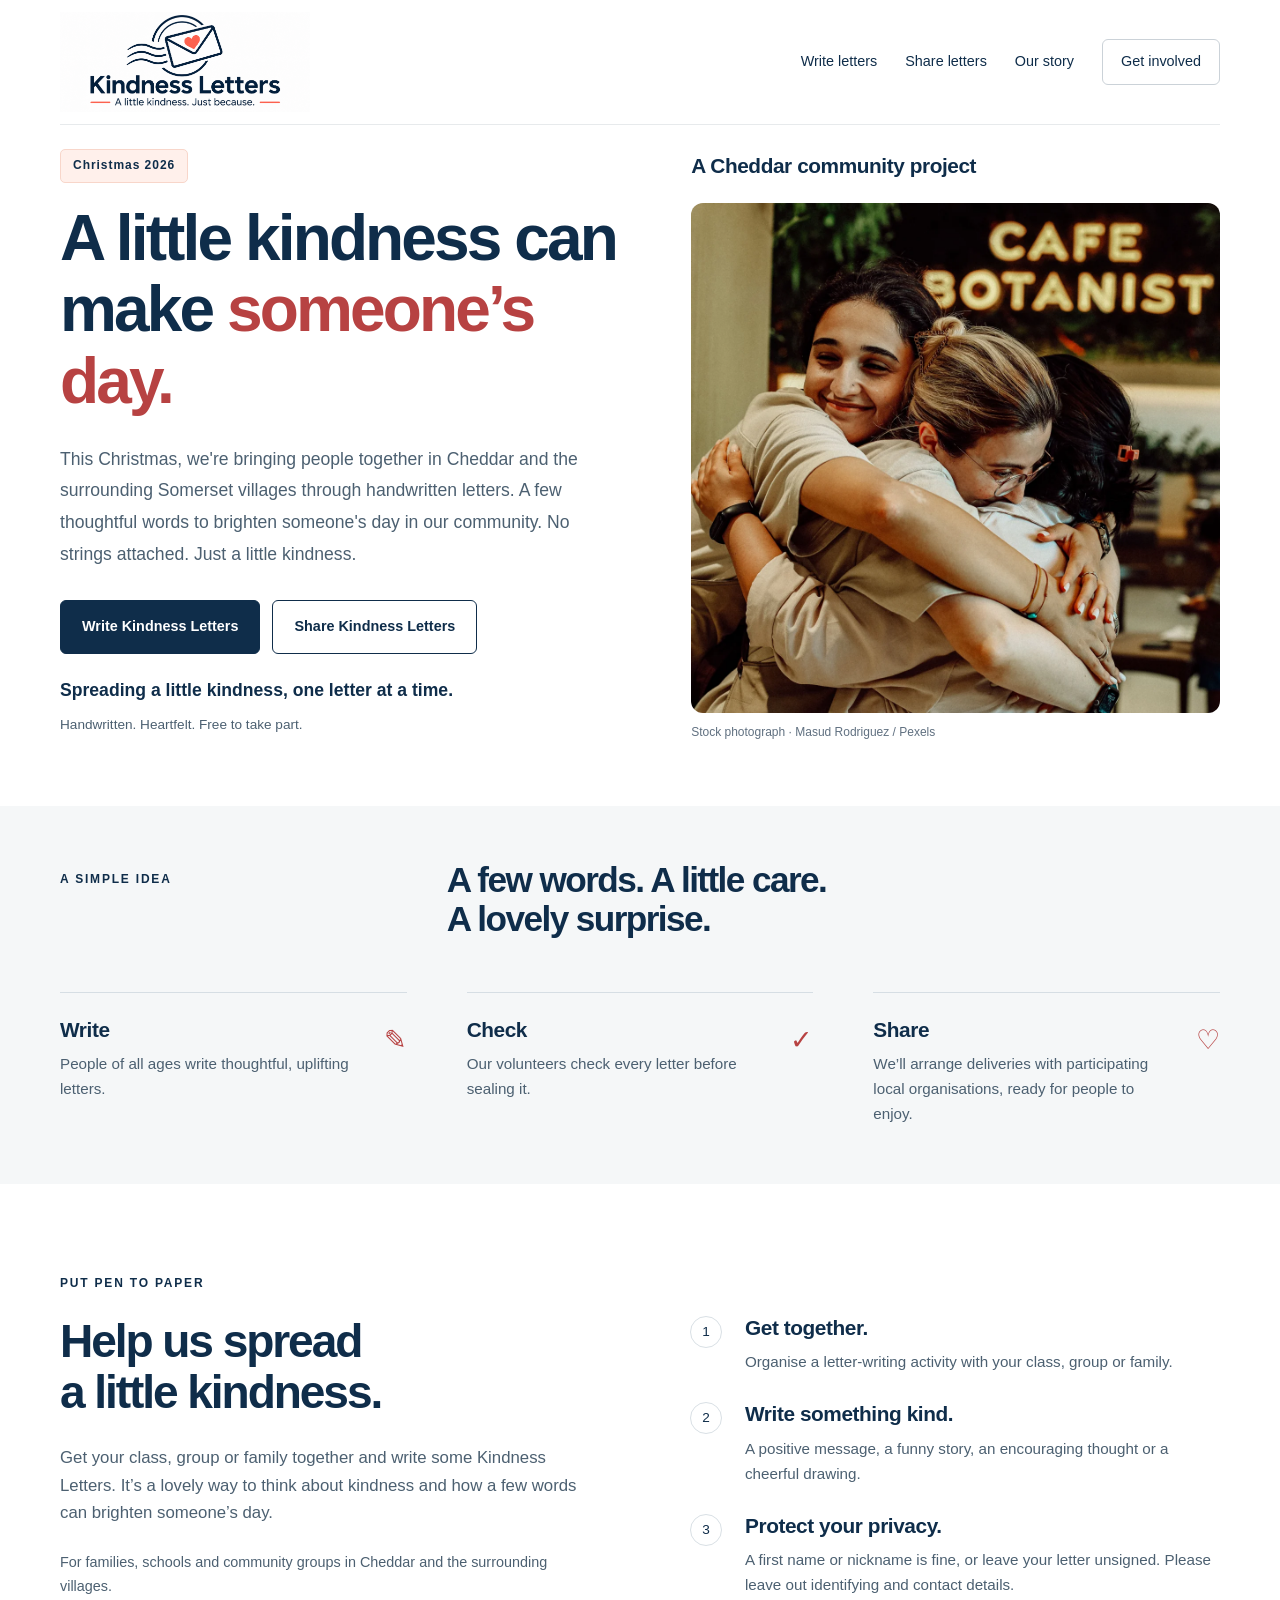
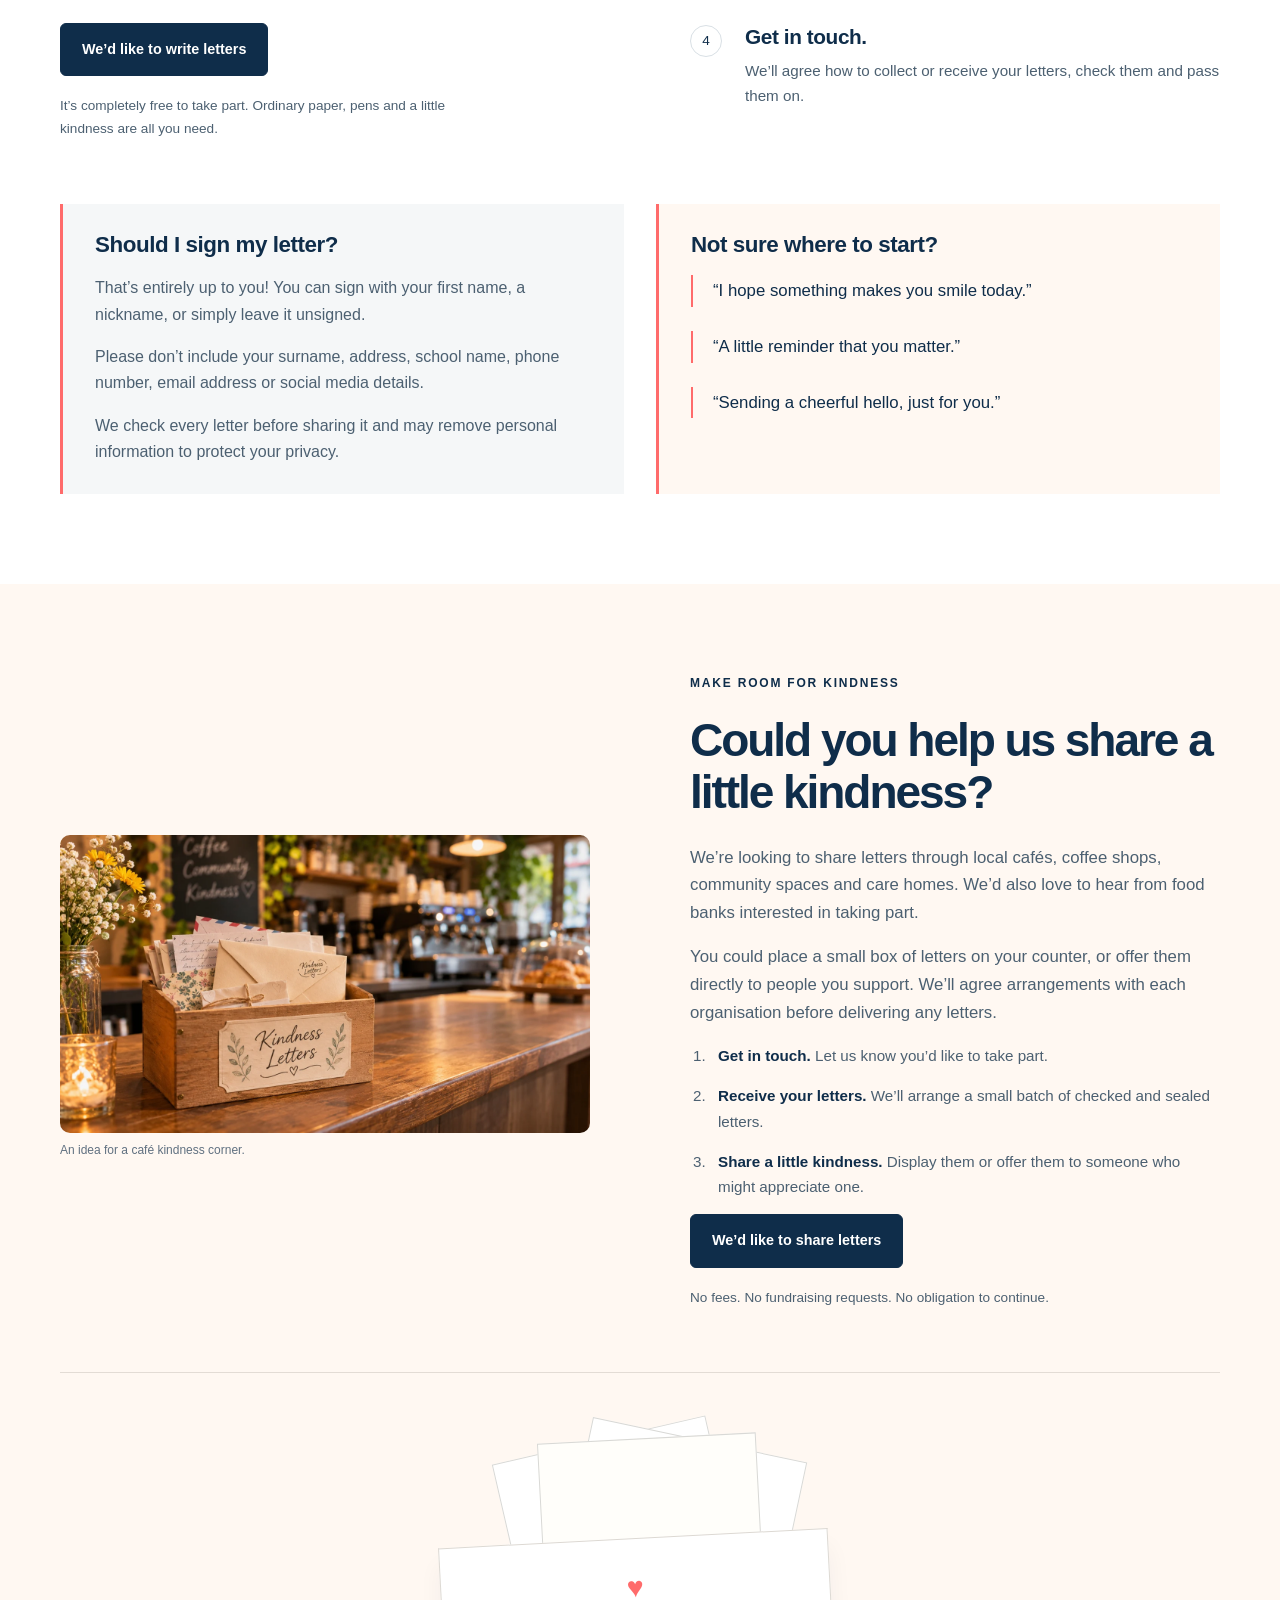
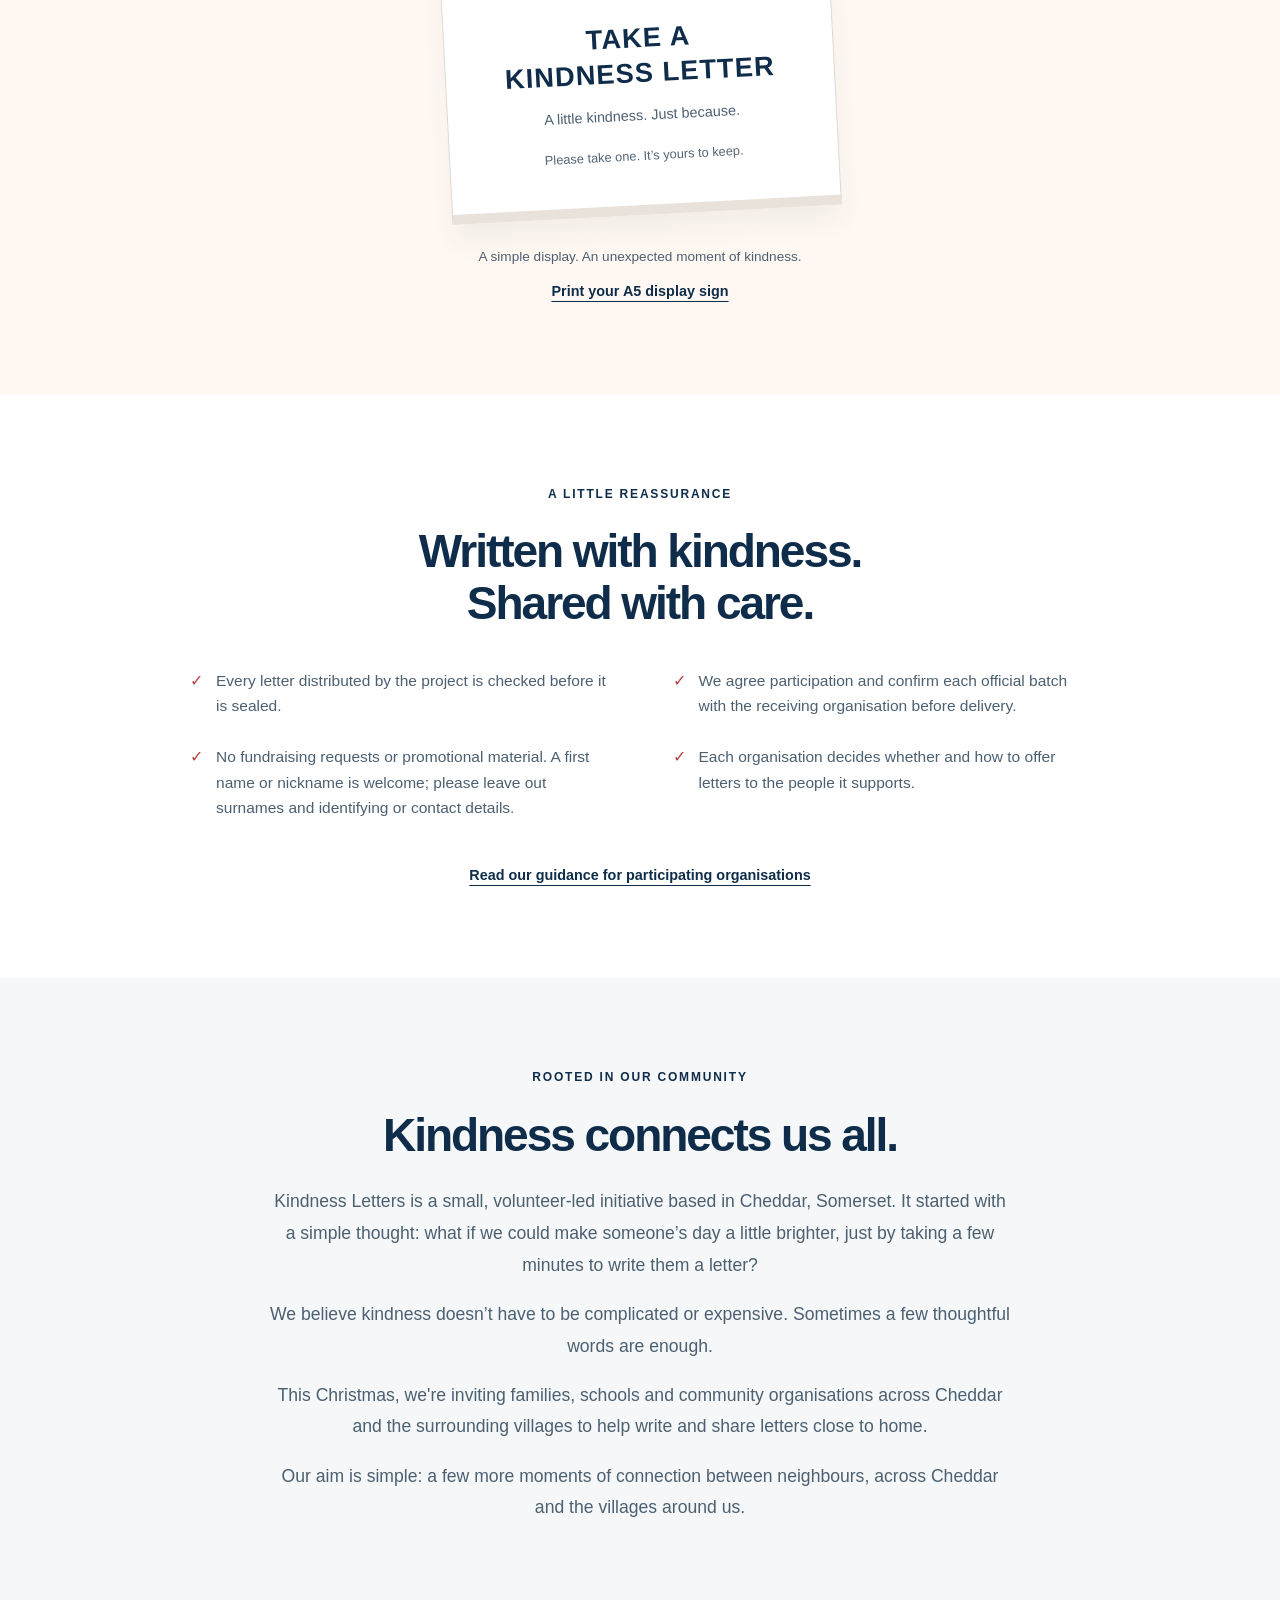
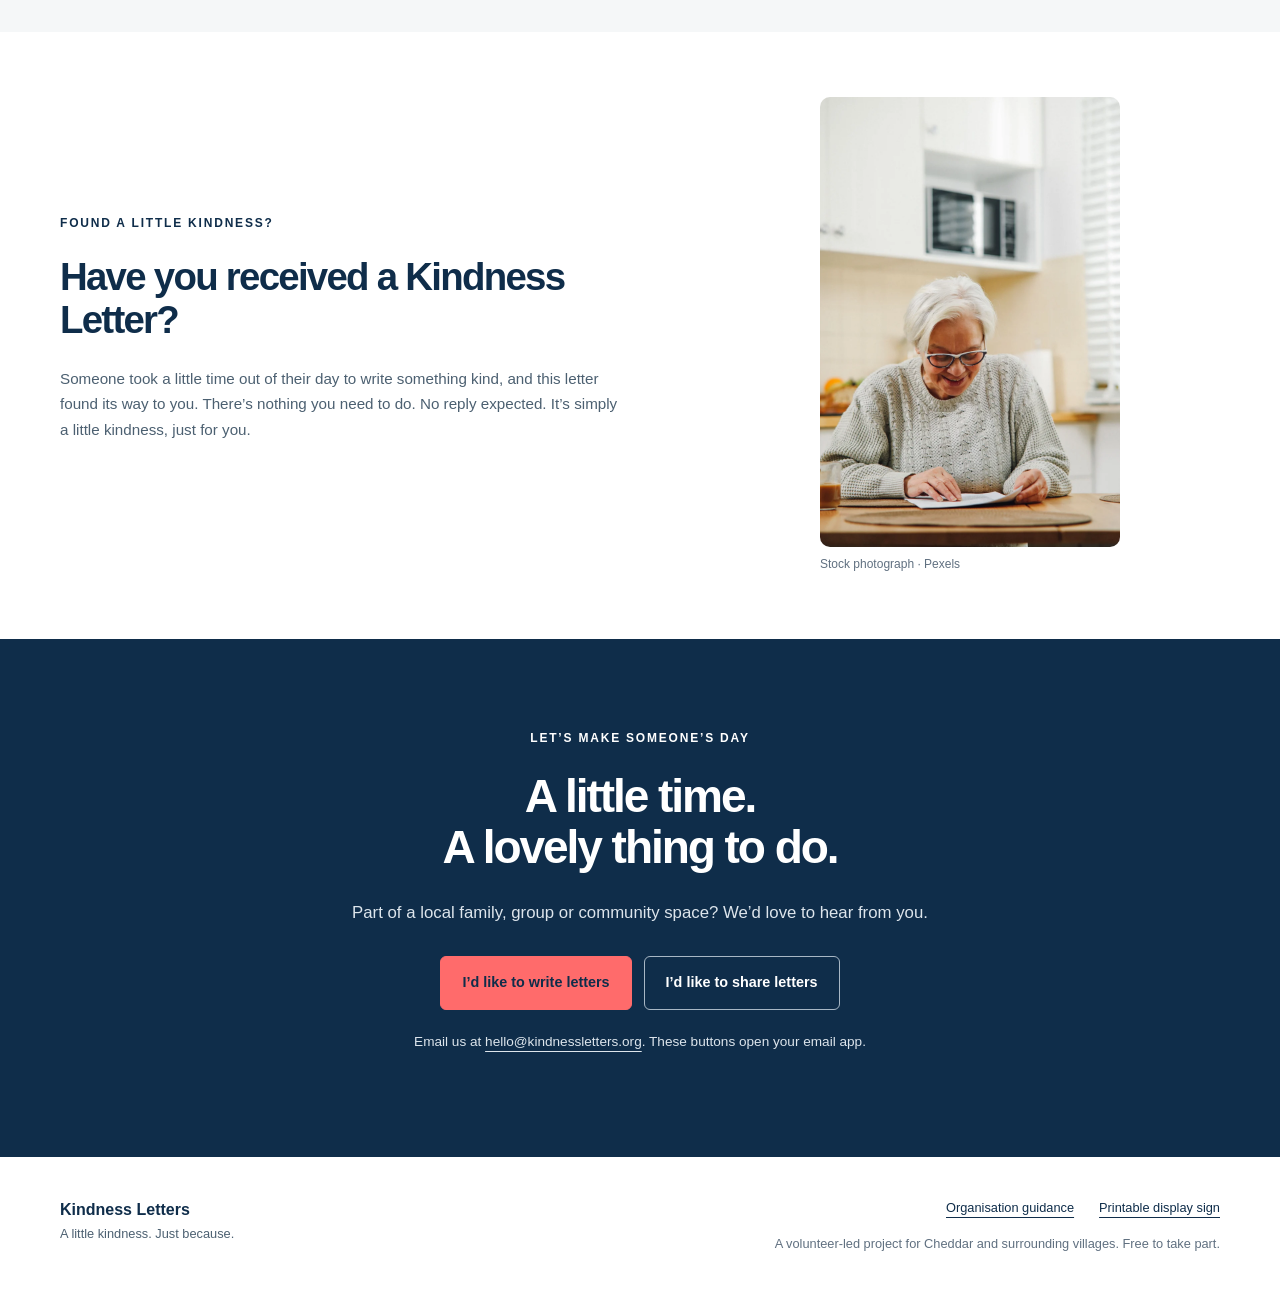
<file: site/index.html>
<!doctype html><html lang="en-GB"><head><meta charset="utf-8"><meta name="viewport" content="width=device-width, initial-scale=1"><meta name="theme-color" content="#0F2D4A"><link rel="icon" href="assets/favicon.svg" type="image/svg+xml"><link rel="stylesheet" href="styles.css?v=20261121-writing-help"><script src="config.js?v=20261121-photos" defer></script><script src="app.js?v=20261121-photos" defer></script><title>Kindness Letters — Cheddar &amp; surrounding villages</title><meta name="description" content="A free, volunteer-led project sharing handwritten kindness in Cheddar, Somerset and surrounding villages. Help write or share letters in our community."><link rel="canonical" href="https://kindnessletters.org/"><meta property="og:title" content="Kindness Letters — Cheddar &amp; surrounding villages"><meta property="og:description" content="A little kindness in Cheddar and the surrounding Somerset villages. Help us write and share handwritten letters in our community."><meta property="og:type" content="website"><meta property="og:url" content="https://kindnessletters.org/"><meta name="twitter:card" content="summary"></head><body><a class="skip" href="#main">Skip to content</a><header class="header wrap"><a class="brand" href="index.html" aria-label="Kindness Letters home"><span class="brand-fallback" hidden>Kindness Letters<span>A little kindness. Just because.</span></span><img class="brand-logo" src="assets/kindness-letters-logo.png" width="1983" height="793" alt="Kindness Letters. A little kindness. Just because."></a><nav aria-label="Main navigation"><a href="index.html#write">Write letters</a><a href="index.html#offer">Share letters</a><a href="index.html#about">Our story</a><a class="nav-contact" href="index.html#contact">Get involved</a></nav></header>
<main id="main">
<section class="hero wrap"><div class="hero-labels"><span class="eyebrow campaign">Christmas 2026</span><p class="community-label">A Cheddar community project</p></div><div class="hero-copy"><h1 id="hero-title">A little kindness can make <span>someone’s day.</span></h1><p class="lead" id="hero-intro">This Christmas, we're bringing people together in Cheddar and the surrounding Somerset villages through handwritten letters. A few thoughtful words to brighten someone's day in our community. No strings attached. Just a little kindness.</p><div class="actions"><a class="button" href="#write">Write Kindness Letters</a><a class="button secondary" href="#offer">Share Kindness Letters</a></div><p class="hero-tagline">Spreading a little kindness, one letter at a time.</p><p class="small hero-note">Handwritten. Heartfelt. Free to take part.</p></div><figure class="hero-photo"><img src="assets/friends-hugging.webp" width="4413" height="5673" alt="Two friends sharing a hug outside a café." fetchpriority="high"><figcaption>Stock photograph · Masud Rodriguez / Pexels</figcaption></figure></section>
<section class="how"><div class="wrap"><div class="section-top"><span class="eyebrow">A SIMPLE IDEA</span><h2>A few words. A little care.<br>A lovely surprise.</h2></div><div class="steps"><article><span class="step-icon" aria-hidden="true">✎</span><h3>Write</h3><p>People of all ages write thoughtful, uplifting letters.</p></article><article><span class="step-icon" aria-hidden="true">✓</span><h3>Check</h3><p>Our volunteers check every letter before sealing it.</p></article><article><span class="step-icon" aria-hidden="true">♡</span><h3>Share</h3><p>We’ll arrange deliveries with participating local organisations, ready for people to enjoy.</p></article></div></div></section>
<section id="write" class="wrap split section"><div><span class="eyebrow">PUT PEN TO PAPER</span><h2>Help us spread<br>a little kindness.</h2><p>Get your class, group or family together and write some Kindness Letters. It’s a lovely way to think about kindness and how a few words can brighten someone’s day.</p><p class="audience">For families, schools and community groups in Cheddar and the surrounding villages.</p><a class="button" data-email="write" href="mailto:hello@kindnessletters.org?subject=We%27d%20like%20to%20write%20Kindness%20Letters">We’d like to write letters</a><p class="small">It’s completely free to take part. Ordinary paper, pens and a little kindness are all you need.</p></div><div><ol class="instructions"><li><h3>Get together.</h3><p>Organise a letter-writing activity with your class, group or family.</p></li><li><h3>Write something kind.</h3><p>A positive message, a funny story, an encouraging thought or a cheerful drawing.</p></li><li><h3>Protect your privacy.</h3><p>A first name or nickname is fine, or leave your letter unsigned. Please leave out identifying and contact details.</p></li><li><h3>Get in touch.</h3><p>We’ll agree how to collect or receive your letters, check them and pass them on.</p></li></ol></div><div class="writing-help"><aside class="signing-guidance" aria-labelledby="signing-heading"><h3 id="signing-heading">Should I sign my letter?</h3><p>That’s entirely up to you! You can sign with your first name, a nickname, or simply leave it unsigned.</p><p>Please don’t include your surname, address, school name, phone number, email address or social media details.</p><p>We check every letter before sharing it and may remove personal information to protect your privacy.</p></aside><div class="examples"><h3>Not sure where to start?</h3><div><blockquote>“I hope something makes you smile today.”</blockquote><blockquote>“A little reminder that you matter.”</blockquote><blockquote>“Sending a cheerful hello, just for you.”</blockquote></div></div></div></section>
<section id="offer" class="offer"><div class="wrap split section"><figure class="sharing-photo cafe-photo"><img src="assets/cafe-corner.webp" width="1400" height="788" alt="A wooden box of Kindness Letters on a café counter." loading="lazy"><figcaption>An idea for a café kindness corner.</figcaption></figure><div><span class="eyebrow">MAKE ROOM FOR KINDNESS</span><h2>Could you help us share a little kindness?</h2><p>We’re looking to share letters through local cafés, coffee shops, community spaces and care homes. We’d also love to hear from food banks interested in taking part.</p><p>You could place a small box of letters on your counter, or offer them directly to people you support. We’ll agree arrangements with each organisation before delivering any letters.</p><ol class="compact-list"><li><strong>Get in touch.</strong> Let us know you’d like to take part.</li><li><strong>Receive your letters.</strong> We’ll arrange a small batch of checked and sealed letters.</li><li><strong>Share a little kindness.</strong> Display them or offer them to someone who might appreciate one.</li></ol><a class="button" data-email="share" href="mailto:hello@kindnessletters.org?subject=We%27d%20like%20to%20share%20Kindness%20Letters">We’d like to share letters</a><p class="small">No fees. No fundraising requests. No obligation to continue.</p></div><div class="display-resource"><div class="display-scene"><div class="display-letters" aria-hidden="true"><i></i><i></i><i></i></div><div class="display-box"><span class="heart" aria-hidden="true">♥</span><strong>TAKE A<br>KINDNESS LETTER</strong><p>A little kindness. Just because.</p><small>Please take one. It’s yours to keep.</small></div><p class="small">A simple display. An unexpected moment of kindness.</p><a class="text-link" href="display-sign.html">Print your A5 display sign</a></div></div></div></section>
<section class="wrap section care"><span class="eyebrow">A LITTLE REASSURANCE</span><h2>Written with kindness.<br>Shared with care.</h2><div class="care-grid"><p>Every letter distributed by the project is checked before it is sealed.</p><p>We agree participation and confirm each official batch with the receiving organisation before delivery.</p><p>No fundraising requests or promotional material. A first name or nickname is welcome; please leave out surnames and identifying or contact details.</p><p>Each organisation decides whether and how to offer letters to the people it supports.</p></div><a class="text-link" href="guidance.html">Read our guidance for participating organisations</a></section>
<section id="about" class="about"><div class="wrap section about-inner"><span class="eyebrow">ROOTED IN OUR COMMUNITY</span><h2>Kindness connects us all.</h2><p>Kindness Letters is a small, volunteer-led initiative based in Cheddar, Somerset. It started with a simple thought: what if we could make someone’s day a little brighter, just by taking a few minutes to write them a letter?</p><p>We believe kindness doesn’t have to be complicated or expensive. Sometimes a few thoughtful words are enough.</p><p id="about-season">This Christmas, we’re inviting families, schools and community organisations across Cheddar and the surrounding villages to help write and share letters close to home.</p><p>Our aim is simple: a few more moments of connection between neighbours, across Cheddar and the villages around us.</p></div></section>
<section class="wrap recipient" id="received"><div class="recipient-copy"><div><span class="eyebrow">FOUND A LITTLE KINDNESS?</span><h2>Have you received a Kindness Letter?</h2></div><p>Someone took a little time out of their day to write something kind, and this letter found its way to you. There’s nothing you need to do. No reply expected. It’s simply a little kindness, just for you.</p></div><figure class="recipient-photo"><img src="assets/writing-a-letter.webp" width="4293" height="6440" alt="An older woman smiling as she reads a letter at a table." loading="lazy"><figcaption>Stock photograph · Pexels</figcaption></figure></section>
<section id="contact" class="contact"><div class="wrap section"><span class="eyebrow">LET’S MAKE SOMEONE’S DAY</span><h2>A little time.<br>A lovely thing to do.</h2><p>Part of a local family, group or community space? We’d love to hear from you.</p><div class="actions"><a class="button coral" data-email="write" href="mailto:hello@kindnessletters.org?subject=We%27d%20like%20to%20write%20Kindness%20Letters">I’d like to write letters</a><a class="button light" data-email="share" href="mailto:hello@kindnessletters.org?subject=We%27d%20like%20to%20share%20Kindness%20Letters">I’d like to share letters</a></div><p id="contact-status" class="small" role="status">Email us at <a href="mailto:hello@kindnessletters.org">hello@kindnessletters.org</a>.</p></div></section>
</main><footer class="wrap footer"><div><strong>Kindness Letters</strong><p>A little kindness. Just because.</p></div><div><a href="guidance.html">Organisation guidance</a><a href="display-sign.html">Printable display sign</a><span>A volunteer-led project for Cheddar and surrounding villages. Free to take part.</span></div></footer></body></html>
</file>
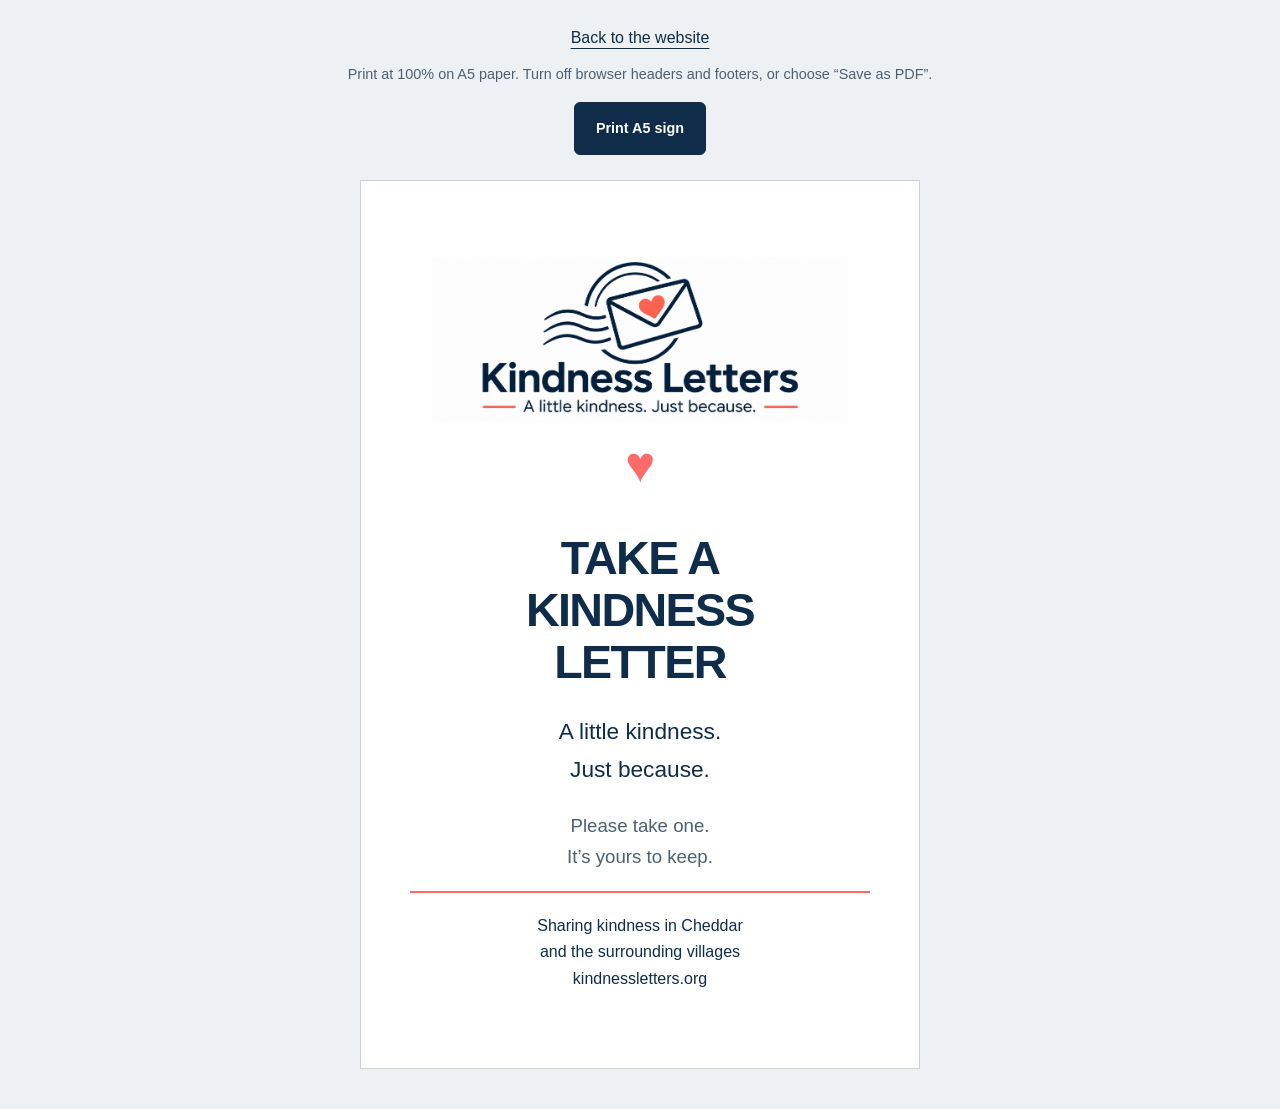
<file: site/display-sign.html>
<!doctype html><html lang="en-GB"><head><meta charset="utf-8"><meta name="viewport" content="width=device-width, initial-scale=1"><meta name="theme-color" content="#0F2D4A"><link rel="icon" href="assets/favicon.svg" type="image/svg+xml"><link rel="stylesheet" href="styles.css?v=20261121-writing-help"><script src="config.js?v=20261121-photos" defer></script><script src="app.js?v=20261121-photos" defer></script><title>Print an A5 display sign — Kindness Letters</title><meta name="description" content="A printable A5 Take a Kindness Letter display sign for community organisations."><style>body{background:#eef1f3}.print-tools{padding:25px;text-align:center}.print-tools p{font-size:.9rem;margin-top:12px}.sign{width:148mm;min-height:210mm;margin:0 auto 40px;padding:20mm 13mm;background:white;text-align:center;display:flex;flex-direction:column;align-items:center;justify-content:space-between;border:1px solid #ccd3d9}.sign h1{font-size:35pt;line-height:1.12;letter-spacing:-.035em;margin:25px 0}.sign .heart{font-size:38pt}.sign .tagline{font-size:17pt;color:#0f2d4a}.sign .keep{font-size:14pt}.sign .brand-logo{width:110mm}.sign-bottom{border-top:2px solid #ff6b6b;padding-top:20px;width:100%;font-size:12pt}.print-tools .button{width:auto}@media(max-width:600px){.sign{width:calc(100% - 30px);min-height:650px;padding:40px 25px}.sign h1{font-size:2.8rem}.sign .brand-logo{width:100%}}@page{size:A5 portrait;margin:0}@media print{body{background:white}.print-tools{display:none}.sign{width:148mm;height:210mm;min-height:0;margin:0;padding:18mm 12mm;border:0;break-inside:avoid}.sign h1{font-size:35pt}.sign .brand-logo{width:110mm}*{print-color-adjust:exact;-webkit-print-color-adjust:exact}}</style></head><body><div class="print-tools"><a href="index.html#offer">Back to the website</a><p>Print at 100% on A5 paper. Turn off browser headers and footers, or choose “Save as PDF”.</p><button class="button" data-print>Print A5 sign</button></div><main id="main" class="sign"><div class="brand"><span class="brand-fallback" hidden>Kindness Letters<span>A little kindness. Just because.</span></span><img class="brand-logo" src="assets/kindness-letters-logo.png" width="1983" height="793" alt="Kindness Letters. A little kindness. Just because."></div><div><span class="heart" aria-hidden="true">♥</span><h1>TAKE A<br>KINDNESS<br>LETTER</h1><p class="tagline">A little kindness.<br>Just because.</p></div><p class="keep">Please take one.<br>It’s yours to keep.</p><div class="sign-bottom">Sharing kindness in Cheddar<br>and the surrounding villages<br>kindnessletters.org</div></main></body></html>
</file>
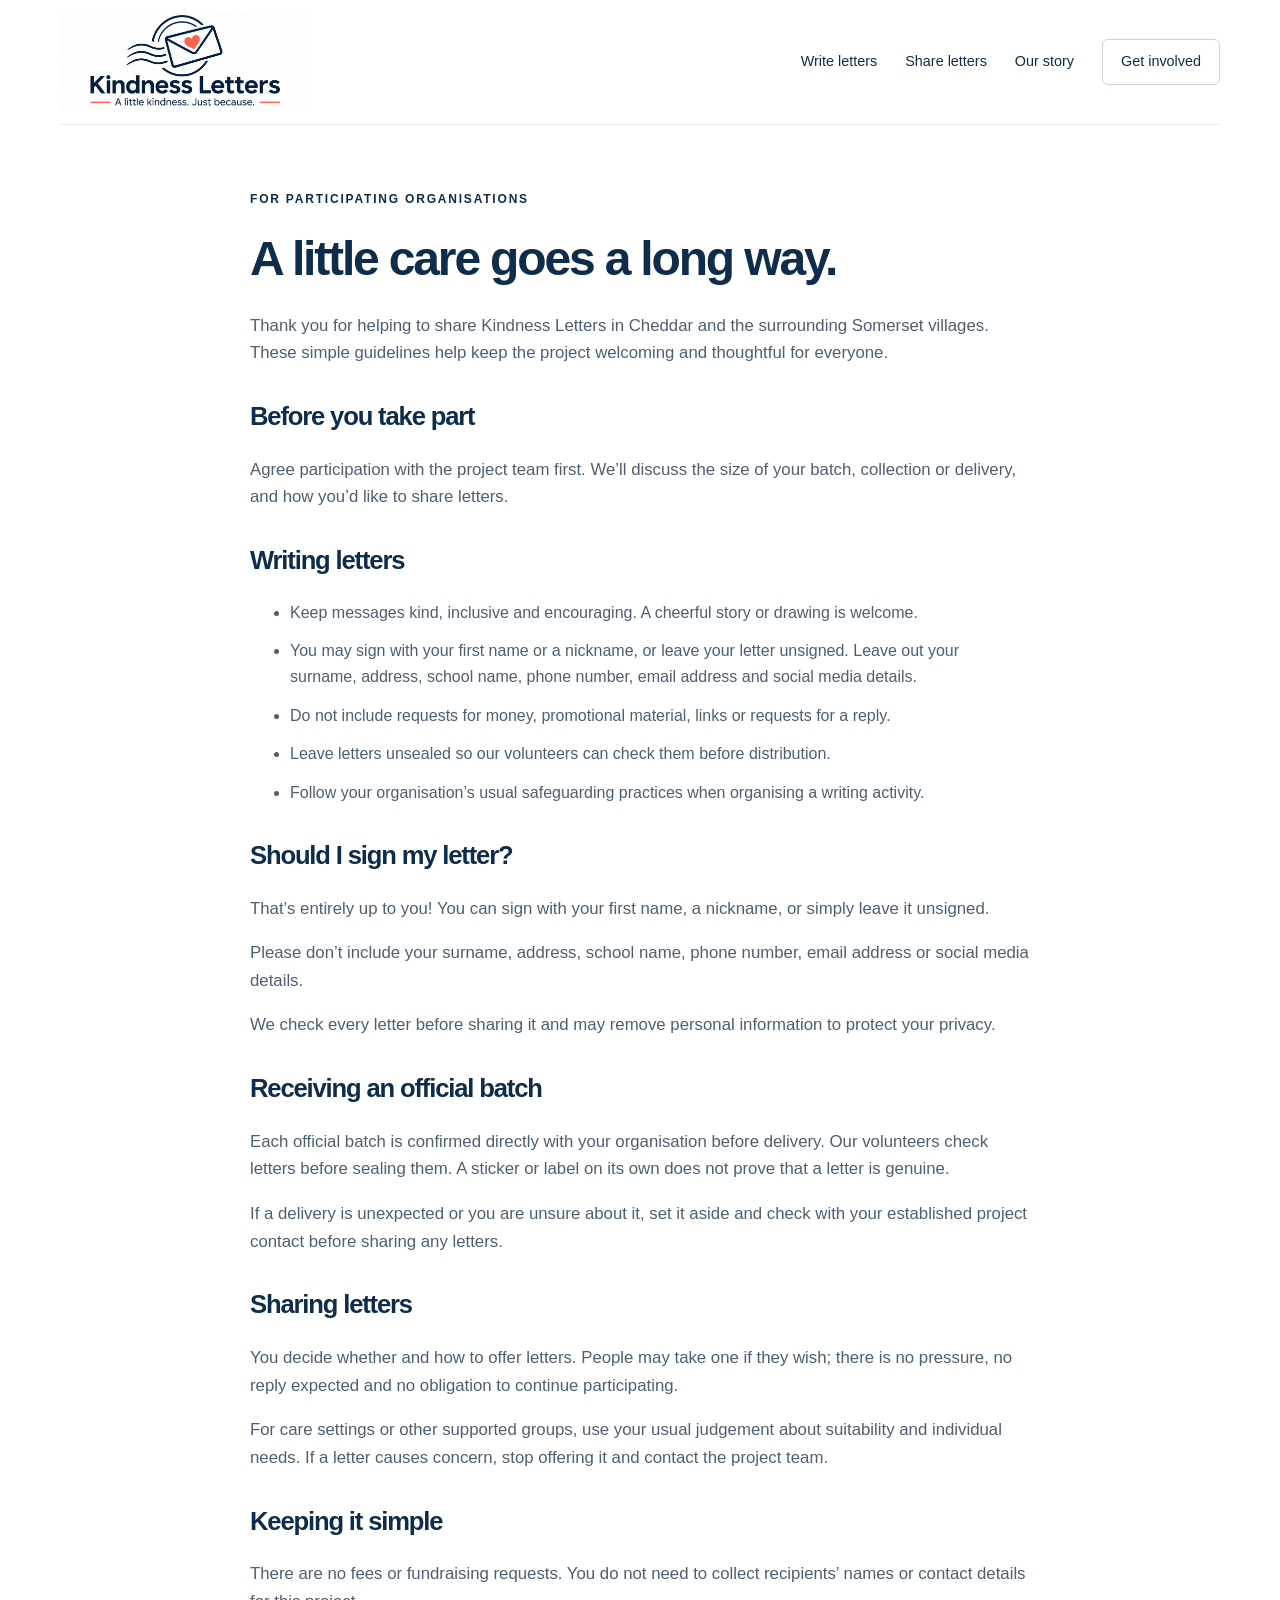
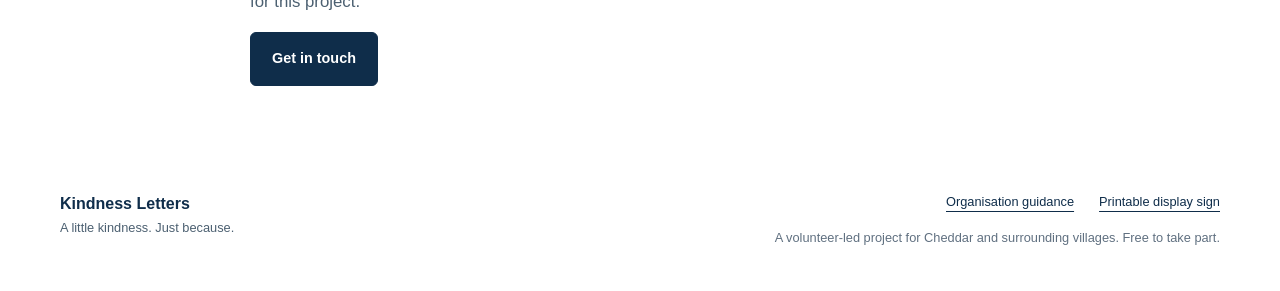
<file: site/guidance.html>
<!doctype html><html lang="en-GB"><head><meta charset="utf-8"><meta name="viewport" content="width=device-width, initial-scale=1"><meta name="theme-color" content="#0F2D4A"><link rel="icon" href="assets/favicon.svg" type="image/svg+xml"><link rel="stylesheet" href="styles.css?v=20261121-writing-help"><script src="config.js?v=20261121-photos" defer></script><script src="app.js?v=20261121-photos" defer></script><title>Organisation guidance — Kindness Letters</title><meta name="description" content="Simple guidance for organisations writing, checking and sharing Kindness Letters."></head><body><a class="skip" href="#main">Skip to content</a><header class="header wrap"><a class="brand" href="index.html" aria-label="Kindness Letters home"><span class="brand-fallback" hidden>Kindness Letters<span>A little kindness. Just because.</span></span><img class="brand-logo" src="assets/kindness-letters-logo.png" width="1983" height="793" alt="Kindness Letters. A little kindness. Just because."></a><nav aria-label="Main navigation"><a href="index.html#write">Write letters</a><a href="index.html#offer">Share letters</a><a href="index.html#about">Our story</a><a class="nav-contact" href="index.html#contact">Get involved</a></nav></header><main id="main" class="wrap document"><span class="eyebrow">FOR PARTICIPATING ORGANISATIONS</span><h1>A little care goes a long way.</h1><p>Thank you for helping to share Kindness Letters in Cheddar and the surrounding Somerset villages. These simple guidelines help keep the project welcoming and thoughtful for everyone.</p><h2>Before you take part</h2><p>Agree participation with the project team first. We’ll discuss the size of your batch, collection or delivery, and how you’d like to share letters.</p><h2>Writing letters</h2><ul><li>Keep messages kind, inclusive and encouraging. A cheerful story or drawing is welcome.</li><li>You may sign with your first name or a nickname, or leave your letter unsigned. Leave out your surname, address, school name, phone number, email address and social media details.</li><li>Do not include requests for money, promotional material, links or requests for a reply.</li><li>Leave letters unsealed so our volunteers can check them before distribution.</li><li>Follow your organisation’s usual safeguarding practices when organising a writing activity.</li></ul><h2>Should I sign my letter?</h2><p>That’s entirely up to you! You can sign with your first name, a nickname, or simply leave it unsigned.</p><p>Please don’t include your surname, address, school name, phone number, email address or social media details.</p><p>We check every letter before sharing it and may remove personal information to protect your privacy.</p><h2>Receiving an official batch</h2><p>Each official batch is confirmed directly with your organisation before delivery. Our volunteers check letters before sealing them. A sticker or label on its own does not prove that a letter is genuine.</p><p>If a delivery is unexpected or you are unsure about it, set it aside and check with your established project contact before sharing any letters.</p><h2>Sharing letters</h2><p>You decide whether and how to offer letters. People may take one if they wish; there is no pressure, no reply expected and no obligation to continue participating.</p><p>For care settings or other supported groups, use your usual judgement about suitability and individual needs. If a letter causes concern, stop offering it and contact the project team.</p><h2>Keeping it simple</h2><p>There are no fees or fundraising requests. You do not need to collect recipients’ names or contact details for this project.</p><a class="button" href="index.html#contact">Get in touch</a></main><footer class="wrap footer"><div><strong>Kindness Letters</strong><p>A little kindness. Just because.</p></div><div><a href="guidance.html">Organisation guidance</a><a href="display-sign.html">Printable display sign</a><span>A volunteer-led project for Cheddar and surrounding villages. Free to take part.</span></div></footer></body></html>
</file>
<file: site/styles.css>
@font-face{font-family:Local;src:local("Inter")}*{box-sizing:border-box}html{scroll-behavior:smooth;scroll-padding-top:30px}body{margin:0;font-family:Local,Arial,Helvetica,sans-serif;color:#0f2d4a;background:#fff;line-height:1.65}h1,h2,h3,p{margin-top:0}h1,h2,h3{line-height:1.12;letter-spacing:-.045em}h1{font-size:clamp(2.8rem,5vw,4.6rem);font-weight:650;margin-bottom:26px}h1 span{color:#b74242}h2{font-size:clamp(2rem,3.6vw,3rem);font-weight:600;margin-bottom:25px}h3{font-size:1.3rem;letter-spacing:-.02em;margin-bottom:10px}p{color:#4c6071;font-size:1.05rem}a{color:inherit;text-underline-offset:5px}button,a{-webkit-tap-highlight-color:transparent}a:focus-visible,button:focus-visible{outline:3px solid #b74242;outline-offset:5px}.wrap{width:min(1160px,calc(100% - 64px));margin-inline:auto}.header{min-height:88px;display:flex;align-items:center;justify-content:space-between;gap:32px;border-bottom:1px solid #e7eaec}.brand{text-decoration:none}.brand-fallback{font-size:1.5rem;font-weight:750;letter-spacing:-.05em;display:block}.brand-fallback span{display:block;font-size:.75rem;letter-spacing:0;font-weight:400}.brand-logo{width:240px;height:auto;display:block}.brand-logo[hidden],[hidden]{display:none!important}nav{display:flex;align-items:center;gap:28px;font-size:.9rem}nav a{text-decoration:none}nav a:hover{text-decoration:underline}.nav-contact{border:1px solid #cbd2d8;padding:10px 18px;border-radius:6px}.hero{display:grid;grid-template-columns:1.08fr 1fr;gap:60px;padding-block:36px 56px;align-items:center}.eyebrow{display:block;font-size:.75rem;letter-spacing:.15em;font-weight:700;margin-bottom:22px}.campaign{display:inline-block;background:#fff0eb;border:1px solid #f8d6ca;padding:6px 12px;border-radius:5px;letter-spacing:.08em}.lead{font-size:1.1rem;line-height:1.8;max-width:530px}.actions{display:flex;gap:12px;flex-wrap:wrap;margin-top:30px}.button{display:inline-flex;justify-content:center;align-items:center;padding:15px 21px;border:1px solid #0f2d4a;border-radius:6px;background:#0f2d4a;color:white;text-decoration:none;font-size:.9rem;font-weight:600;line-height:1.5;transition:transform .2s,box-shadow .2s}.button:hover{transform:translateY(-2px);box-shadow:0 5px 15px #0f2d4a18}.button.secondary{background:white;color:#0f2d4a}.small{font-size:.85rem;line-height:1.7}.hero-note{margin-top:20px}.hero-art{height:440px;position:relative;background:#fff8f2;border-radius:50% 50% 8px 8px;display:flex;align-items:center;justify-content:center}.paper{position:absolute;z-index:2;top:20px;left:14%;width:75%;padding:36px 30px;background:#fff;transform:rotate(-6deg);box-shadow:0 8px 35px #0f2d4a13;border:1px solid #eee8e3}.paper-label{font-size:.65rem;letter-spacing:.13em;color:#607080}.paper p{color:#0f2d4a;font-size:1.28rem;line-height:1.6;margin:22px 0}.paper small{font-size:.7rem;color:#607080;display:block}.heart{color:#ff6b6b;font-size:1.8rem}.envelope{position:absolute;bottom:42px;left:10%;width:82%;height:190px;background:#f2e1d1;box-shadow:0 14px 30px #0f2d4a13;z-index:3;clip-path:polygon(0 0,50% 42%,100% 0,100% 100%,0 100%);transform:rotate(-6deg);border-radius:3px}.art-caption{position:absolute;bottom:0;font-size:.8rem;color:#657384}.how{background:#f5f7f8;padding:54px 0 58px}.section-top{display:grid;grid-template-columns:1fr 2fr;align-items:start}.section-top .eyebrow{padding-top:10px}.section-top h2{font-size:2.2rem}.steps{display:grid;grid-template-columns:repeat(3,1fr);gap:60px;margin-top:28px}.steps article{border-top:1px solid #d6dee4;padding-top:25px}.step-icon{font-size:1.7rem;display:inline-block;float:right;color:#b74242}.steps p{max-width:290px;font-size:.95rem;margin-bottom:0}.section{padding-block:90px}.split{display:grid;grid-template-columns:1fr 1fr;column-gap:100px;row-gap:50px}.audience{font-size:.9rem;margin:24px 0}.split .small{max-width:400px;margin-top:18px}.instructions{list-style:none;padding:0;margin:0;counter-reset:step}.instructions li{counter-increment:step;position:relative;padding-left:55px;margin:0 0 28px}.instructions li:before{content:counter(step);position:absolute;left:0;top:0;border:1px solid #d9e0e5;width:30px;height:30px;border-radius:50%;text-align:center;font-size:.85rem;line-height:30px}.instructions p{font-size:.95rem}.examples{grid-column:1/-1;border-top:1px solid #e1e6e9;padding-top:30px}.examples>div{display:grid;grid-template-columns:repeat(3,1fr);gap:30px}.examples blockquote{margin:0;padding:2px 20px;border-left:2px solid #ff6b6b;font-size:1.05rem}.offer{background:#fff8f2}.offer .split{align-items:center}.compact-list{padding-left:20px;color:#4c6071;font-size:.95rem}.compact-list li{padding-left:8px;margin-bottom:15px}.compact-list strong{color:#0f2d4a}.display-scene{text-align:center;position:relative;padding-top:90px}.display-letters{position:relative;height:45px;width:85%;margin:auto}.display-letters i{position:absolute;width:66%;height:160px;background:white;border:1px solid #d9d9d6;left:10%;bottom:-60px;transform:rotate(-13deg)}.display-letters i:nth-child(2){left:30%;transform:rotate(12deg)}.display-letters i:nth-child(3){left:20%;transform:rotate(-3deg);background:#fffefa}.display-box{position:relative;z-index:1;background:#fff;border:1px solid #ddd9d3;border-bottom:10px solid #e9e2da;padding:25px 20px 36px;box-shadow:0 18px 25px #0f2d4a0c;transform:rotate(-3deg)}.display-box strong{display:block;letter-spacing:.04em;font-size:1.7rem;line-height:1.3;margin:8px 0 14px}.display-box p{font-size:.9rem}.display-box small{font-size:.8rem;color:#536575}.display-scene>.small{margin:30px auto 10px}.text-link{font-size:.9rem;font-weight:600}.care{text-align:center}.care-grid{text-align:left;display:grid;grid-template-columns:1fr 1fr;gap:10px 65px;max-width:900px;margin:38px auto 25px}.care-grid p{padding-left:26px;position:relative;font-size:.97rem}.care-grid p:before{content:'✓';position:absolute;left:0;color:#b74242}.about{background:#f5f7f8}.about-inner{max-width:740px;text-align:center}.about-inner p{font-size:1.1rem;line-height:1.8}.recipient{display:grid;grid-template-columns:1fr 1fr;gap:80px;padding-block:65px}.recipient h2{font-size:1.8rem}.recipient p{font-size:.95rem}.contact{background:#0f2d4a;color:#fff;text-align:center}.contact p{color:#dde5ec}.contact .actions{justify-content:center}.button.coral{background:#ff6b6b;color:#0f2d4a;border-color:#ff6b6b}.button.light{background:transparent;border-color:#a8b7c5}.contact .small{margin-top:20px}.footer{display:flex;justify-content:space-between;gap:32px;padding-block:40px}.footer p,.footer a,.footer span{font-size:.8rem}.footer>div:last-child{display:flex;flex-wrap:wrap;justify-content:flex-end;gap:12px 25px;max-width:470px}.footer span{width:100%;text-align:right;color:#607080}.skip{position:fixed;top:-100px;left:20px;background:white;padding:15px;z-index:20}.skip:focus{top:10px}.document{max-width:780px;padding-block:65px}.document h1{font-size:3rem}.document h2{font-size:1.6rem;margin-top:35px}.document li{margin-bottom:12px;color:#4c6071}.logo-notice{font-size:.75rem;color:#607080}.recipient-mode .hero-art{display:none}.recipient-mode .hero{grid-template-columns:1fr;max-width:900px;text-align:center}.recipient-mode .hero .lead{max-width:none}.recipient-mode .hero .actions{justify-content:center}@media(max-width:850px){.wrap{width:calc(100% - 40px)}.header{flex-wrap:wrap;padding-block:20px;gap:20px}nav{gap:20px;flex-wrap:wrap}.hero{gap:24px;padding-block:28px 40px;grid-template-columns:1fr}.hero-copy{max-width:650px}.hero-art{height:410px;width:min(460px,100%);margin:15px auto}.split{gap:45px;grid-template-columns:1fr}.section{padding-block:60px}.steps{gap:25px}.section-top{grid-template-columns:1fr}.examples>div{grid-template-columns:1fr;gap:20px}.display-scene{max-width:440px;margin:auto;width:100%;grid-row:2}.recipient{gap:25px;grid-template-columns:1fr}.care-grid{gap:10px 30px}.footer{flex-direction:column}.footer>div:last-child{justify-content:flex-start}.footer span{text-align:left}}@media(max-width:500px){nav{gap:16px;font-size:.82rem}.nav-contact{padding:7px 10px}.brand-fallback{font-size:1.4rem}.header{gap:18px}h1{font-size:2.9rem}.hero{padding-top:24px}.hero-art{height:390px}.paper{padding:26px 22px}.paper p{font-size:1.15rem}.steps{grid-template-columns:1fr;gap:25px}.steps p{max-width:none}.care-grid{grid-template-columns:1fr}.actions{flex-direction:column}.button{width:100%}.section-top h2{font-size:2rem}}@media(prefers-reduced-motion:reduce){html{scroll-behavior:auto}*{transition:none!important}}

/* Photo trial: retain the letter artwork when the external image cannot load. */
.hero-copy>.eyebrow{margin-bottom:16px}.hero-photo{margin:0;min-width:0}.hero-photo img{display:block;width:100%;height:440px;object-fit:cover;object-position:50% 45%;border-radius:12px}.hero-photo figcaption{font-size:.75rem;color:#607080;line-height:1.6;margin-top:10px}.recipient-mode .hero-photo{display:none}@media(max-width:850px){.hero-photo{width:100%;max-width:650px;margin-inline:auto}.hero-photo img{height:auto;aspect-ratio:4/3}}@media(max-width:500px){.header{padding-block:16px}.hero-photo img{aspect-ratio:1/1}}

.header{padding-block:12px}.header .brand-logo{width:250px;max-width:100%;height:auto}.community-heading{margin-bottom:22px;padding-left:16px;border-left:3px solid #ff6b6b}.community-heading p{font-size:clamp(1.4rem,2.4vw,1.85rem);line-height:1.25;letter-spacing:-.025em;font-weight:700;color:#0f2d4a;margin-bottom:6px}.community-heading span{display:block;font-size:1rem;line-height:1.5;color:#4c6071}.hero-tagline{font-size:1.1rem;font-weight:600;color:#0f2d4a;margin:22px 0 0}.hero-tagline+.hero-note{margin-top:8px}.hero{padding-top:24px}.sign .brand-logo{height:auto}@media(max-width:500px){.header .brand-logo{width:220px}.community-heading{margin-bottom:18px}}

/* Shared label row aligns the campaign and community label; content starts together. */
.hero{grid-template-columns:1.08fr 1fr;align-items:start;column-gap:60px;row-gap:20px}
.hero-labels{grid-column:1/-1;display:grid;grid-template-columns:1.08fr 1fr;column-gap:60px;align-items:center}
.hero-labels .campaign{justify-self:start;margin:0}
.community-label{margin:0;color:#0f2d4a;font-size:1.3rem;line-height:1.4;font-weight:650;letter-spacing:-.02em}
.hero-photo{width:100%;margin:0;max-width:none}
.hero-photo img{height:510px;object-fit:cover;object-position:50% 40%}



.recipient-mode .hero-labels{display:block}.recipient-mode .hero-photo{display:none}
@media(max-width:850px){.hero{grid-template-columns:1fr;gap:24px}.hero-labels{display:flex;flex-wrap:wrap;justify-content:space-between;gap:14px}.community-label{font-size:1.1rem}.hero-photo img{height:auto;max-height:560px;aspect-ratio:4/3;object-position:50% 40%}}
@media(max-width:500px){.hero-photo img{aspect-ratio:1/1}.hero-labels{gap:12px}}

/* Show the full portrait, including the letter, alongside the sharing invitation. */
.sharing-photo{margin:0;width:100%;max-width:410px;justify-self:center}
.sharing-photo img{display:block;width:100%;height:auto;border-radius:10px}
.sharing-photo figcaption{font-size:.75rem;line-height:1.6;color:#607080;margin-top:8px}
.display-resource{grid-column:1/-1;border-top:1px solid #e3dcd5;padding-top:30px}
.display-resource .display-scene{max-width:390px;width:100%;margin:0 auto;padding-top:90px}
@media(max-width:850px){.sharing-photo{max-width:360px}.display-resource{grid-column:1}.display-resource .display-scene{grid-row:auto}}

/* A café display invites hosts; the reading portrait accompanies recipient reassurance. */
.sharing-photo.cafe-photo{max-width:none;align-self:center}
.offer .split:has(.cafe-photo){align-items:start}
.recipient{grid-template-columns:1.2fr 1fr;align-items:center;gap:60px}
.recipient-copy{max-width:560px}.recipient-copy h2{font-size:clamp(1.8rem,3vw,2.5rem)}
.recipient-photo{width:100%;max-width:300px;margin:0;justify-self:center}
.recipient-photo img{display:block;width:100%;height:auto;border-radius:10px}
.recipient-photo figcaption{font-size:.75rem;color:#607080;line-height:1.6;margin-top:8px}
@media(max-width:850px){.recipient{grid-template-columns:1fr;gap:28px}.recipient-photo{max-width:300px}.sharing-photo.cafe-photo{max-width:650px}}

/* Align the writing steps with the main heading below the eyebrow on desktop. */
@media(min-width:851px){#write .instructions{padding-top:calc(.75rem * 1.65 + 22px)}}

.signing-guidance{grid-column:1/-1;background:#f5f7f8;border-left:3px solid #ff6b6b;padding:28px 32px}.signing-guidance h3{font-size:1.4rem}.signing-guidance p{max-width:850px;font-size:1rem}.signing-guidance p:last-child{margin-bottom:0}@media(max-width:500px){.signing-guidance{padding:24px 20px}}

/* Pair signature guidance with message inspiration in one responsive row. */
.writing-help{grid-column:1/-1;display:grid;grid-template-columns:minmax(0,1fr) minmax(0,1fr);gap:32px;align-items:stretch}
.writing-help .signing-guidance,.writing-help .examples{grid-column:auto;margin:0;padding:28px 32px}
.writing-help .examples{border-top:0;background:#fff8f2;border-left:3px solid #ff6b6b}
.writing-help h3{font-size:1.4rem;margin-bottom:18px}
.writing-help .examples>div{grid-template-columns:1fr;gap:24px}
@media(max-width:850px){.writing-help{grid-template-columns:1fr;gap:24px}}
@media(max-width:500px){.writing-help .signing-guidance,.writing-help .examples{padding:24px 20px}}
</file>
